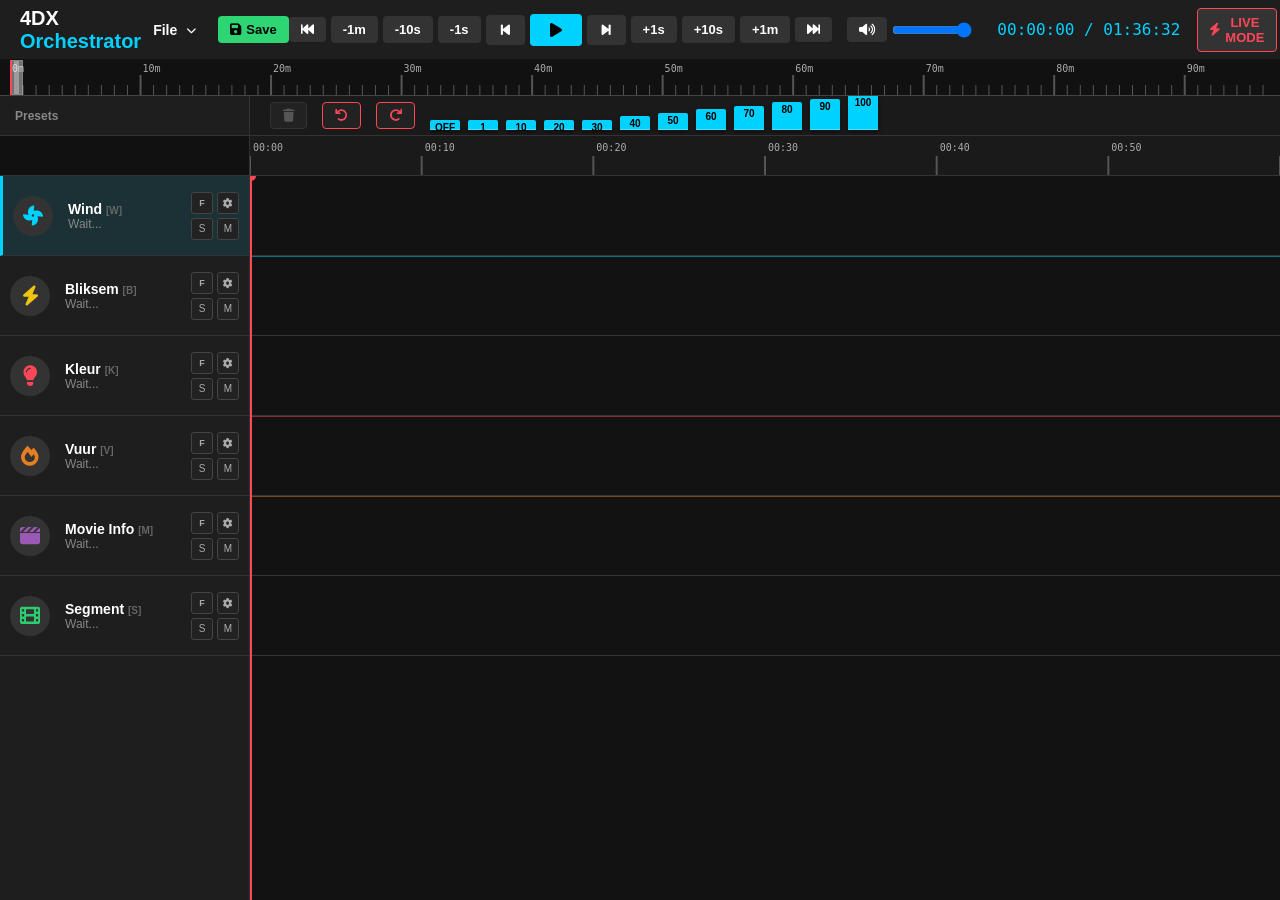
<file: editor/index.html>
<!DOCTYPE html>
<html lang="nl">
<head>
    <meta charset="UTF-8">
    <meta name="viewport" content="width=device-width, initial-scale=1.0">
    <title>4DX Automation Editor</title>
    <link rel="stylesheet" href="style.css">
    <link href="https://cdnjs.cloudflare.com/ajax/libs/font-awesome/6.0.0/css/all.min.css" rel="stylesheet">
</head>
<body oncontextmenu="return false;">
    <div class="top-bar">
        <div class="logo">4DX <span>Orchestrator</span></div>
        
        <div class="file-menu">
            <div class="dropdown">
                <button class="btn btn-menu">File <i class="fas fa-chevron-down" style="font-size: 10px; margin-left: 5px;"></i></button>
                <div class="dropdown-content">
                    <a href="#" id="menu-open"><i class="fas fa-folder-open"></i> Open File</a>
                    <a href="#" id="menu-settings"><i class="fas fa-cog"></i> Settings</a>
                    <a href="#" id="menu-shortcuts"><i class="fas fa-keyboard"></i> Keyboard Shortcuts</a>
                    <div class="divider"></div>
                    <a href="#" id="menu-export-4dz"><i class="fas fa-file-export"></i> Export (.4dz)</a>
                    <a href="#" id="menu-export-4dx"><i class="fas fa-file-export"></i> Export Selected Track (.4dx)</a>
                </div>
            </div>
            <button class="btn btn-success" id="btn-save-web" style="margin-left: 10px;"><i class="fas fa-save"></i> Save</button>
        </div>

        <div class="playback-controls">
            <button class="btn btn-icon" id="btn-skip-chapter-back" title="Previous Chapter"><i class="fas fa-fast-backward"></i></button>
            <button class="btn btn-icon" id="btn-skip-1m-back" title="-1 Minuut">-1m</button>
            <button class="btn btn-icon" id="btn-skip-10s-back" title="-10 Seconden">-10s</button>
            <button class="btn btn-icon" id="btn-skip-1s-back" title="-1 Seconde">-1s</button>
            <button class="btn btn-icon btn-frame" id="btn-skip-frame-back" title="-1 Frame"><i class="fas fa-step-backward"></i></button>
            
            <button class="btn btn-icon btn-primary btn-large" id="btn-play-pause"><i class="fas fa-play"></i></button>
            
            <button class="btn btn-icon btn-frame" id="btn-skip-frame-forward" title="+1 Frame"><i class="fas fa-step-forward"></i></button>
            <button class="btn btn-icon" id="btn-skip-1s-forward" title="+1 Seconde">+1s</button>
            <button class="btn btn-icon" id="btn-skip-10s-forward" title="+10 Seconden">+10s</button>
            <button class="btn btn-icon" id="btn-skip-1m-forward" title="+1 Minuut">+1m</button>
            <button class="btn btn-icon" id="btn-skip-chapter-forward" title="Next Chapter"><i class="fas fa-fast-forward"></i></button>
            
            <div class="audio-controls">
                <button class="btn btn-icon" id="btn-mute" title="Mute"><i class="fas fa-volume-up"></i></button>
                <input type="range" id="volume-slider" min="0" max="100" value="100">
            </div>
            
            <div class="time-display" id="time-display">00:00:00:000</div>
        </div>
        
        <div class="actions">
            <button class="btn btn-danger" id="btn-live"><i class="fas fa-bolt"></i> LIVE MODE</button>
        </div>
    </div>
    
    <div class="master-ruler" id="master-ruler">
        <canvas id="master-canvas"></canvas>
        <div class="master-playhead" id="master-playhead"></div>
        <div class="zoom-window" id="zoom-window">
            <div class="handle handle-left"></div>
            <div class="handle handle-right"></div>
        </div>
    </div>
    
    <div class="main-workspace">
        <div class="track-headers-container">
            <div class="context-tools-label">Presets</div>
            <div class="ruler-spacer"></div>
            <div class="track-headers" id="track-headers"></div>
        </div>
        
        <div class="timeline-container" id="timeline-container">
            <div class="context-tools-bar" id="context-tools-bar">
                <button class="btn btn-icon btn-trash" id="btn-trash" disabled><i class="fas fa-trash"></i></button>
                <button class="btn btn-icon btn-trash" id="btn-undo" title="Undo (Ctrl+Z)"><i class="fas fa-undo"></i></button>
                <button class="btn btn-icon btn-trash" id="btn-redo" title="Redo (Ctrl+Y)"><i class="fas fa-redo"></i></button>
                <div class="context-items" id="context-items"></div>
            </div>
            
            <div class="daw-ruler" id="daw-ruler">
                <canvas id="ruler-canvas"></canvas>
                <div class="loop-region" id="loop-region" style="display:none;"></div>
            </div>
            
            <div class="daw-workspace" id="daw-workspace">
                <canvas id="automation-canvas"></canvas>
                <div class="playhead" id="playhead"></div>
                <div class="track-lanes" id="track-lanes"></div>
            </div>
        </div>
    </div>

    <!-- Modals -->
    <div id="modal-overlay" class="modal-overlay"></div>
    <div id="modal-settings" class="modal">
        <h2>Global Settings</h2>
        <div class="modal-body">
            <label>Minimum distance between points (ms):</label>
            <input type="number" id="setting-min-dist" value="50" style="background:#333; color:white; border:1px solid #555; padding:5px; border-radius:3px;">
        </div>
        <div class="modal-footer"><button class="btn btn-primary btn-close-modal">Close</button></div>
    </div>

    <div id="modal-track-settings" class="modal">
        <h2 id="modal-track-title">Track Settings</h2>
        <div class="modal-body">
            <label style="display: flex; align-items: center; gap: 10px; cursor: pointer;">
                <input type="checkbox" id="setting-track-labels">
                Toon labels bij punten (Intensiteit / Kleur)
            </label>
        </div>
        <div class="modal-footer"><button class="btn btn-primary btn-close-modal">Close</button></div>
    </div>

    <div id="modal-shortcuts" class="modal">
        <h2>Keyboard Shortcuts</h2>
        <div class="modal-body" style="font-size:13px; line-height: 1.6;">
            <b>Tracks:</b> F(Vuur), A(Wind), L(Bliksem), C(Kleur), M(Movie Info)<br>
            <b>Intensiteit:</b> 1-9 (10-90%), 0 (100%), . of - (OFF)<br>
            <b>Navigatie:</b> Pijltje Links/Rechts (1 frame). Shift + L/R (Pan). Shift + Up/Down (Zoom).<br>
            <b>Paging:</b> Pijltje Omhoog/Omlaag (1 scherm opschuiven)<br>
            <b>Modifiers:</b> Ctrl+Sleep (Lock Y). Shift+Sleep (Lock X).<br>
            <b>Undo/Redo:</b> Ctrl+Z of , (Undo). Ctrl+Y of . (Redo).<br>
            <b>Audio:</b> Ctrl+M (Toggle Mute)<br>
        </div>
        <div class="modal-footer"><button class="btn btn-primary btn-close-modal">Close</button></div>
    </div>

    <!-- Custom Context Menu for points -->
    <div id="point-context-menu" class="point-context-menu">
        <div class="menu-item" id="cmenu-copy"><i class="fas fa-copy"></i> Copy Point</div>
        <div class="menu-item" id="cmenu-delete" style="color:var(--danger);"><i class="fas fa-trash"></i> Delete Point</div>
    </div>

    <script src="script.js"></script>
</body>
</html>
</file>
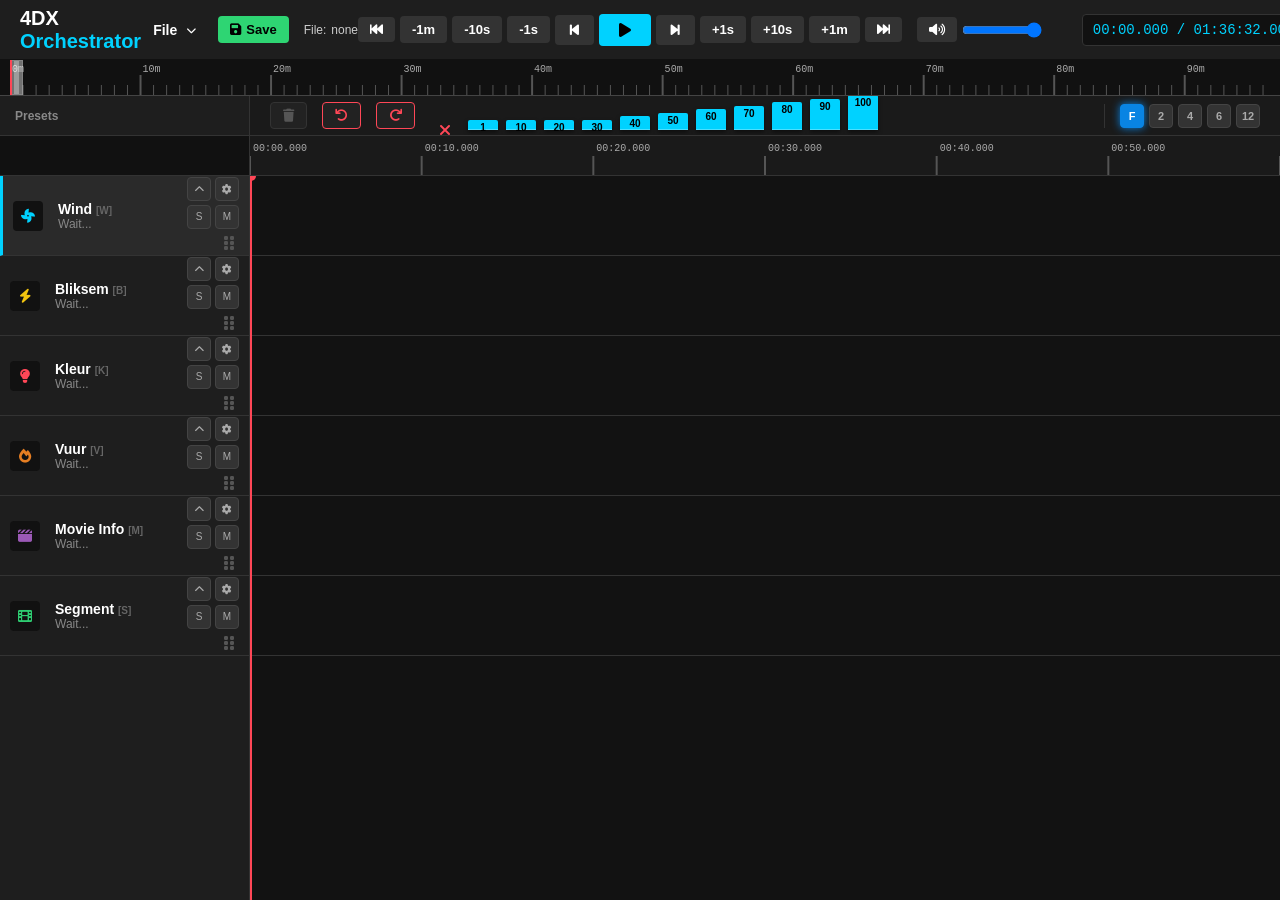
<file: editor/backup/index.html>
<!DOCTYPE html>
<html lang="nl">
<head>
    <meta charset="UTF-8">
    <meta name="viewport" content="width=device-width, initial-scale=1.0">
    <title>4DX Automation Editor</title>
    <link rel="stylesheet" href="style.css?v=2">
    <link href="https://cdnjs.cloudflare.com/ajax/libs/font-awesome/6.0.0/css/all.min.css" rel="stylesheet">
</head>
<body oncontextmenu="return false;">
    <div class="top-bar">
        <div class="logo">4DX <span>Orchestrator</span></div>
        
        <div class="file-menu">
            <div class="dropdown">
                <button class="btn btn-menu">File <i class="fas fa-chevron-down" style="font-size: 10px; margin-left: 5px;"></i></button>
                <div class="dropdown-content">
                    <a href="#" id="menu-open"><i class="fas fa-folder-open"></i> Open File</a>
                    <a href="#" id="menu-settings"><i class="fas fa-cog"></i> Settings</a>
                    <a href="#" id="menu-shortcuts"><i class="fas fa-keyboard"></i> Keyboard Shortcuts</a>
                    <div class="divider"></div>
                    <a href="#" id="menu-export-4dz"><i class="fas fa-file-export"></i> Export (.4dz)</a>
                    <a href="#" id="menu-export-4dx"><i class="fas fa-file-export"></i> Export Selected Track (.4dx)</a>
                </div>
            </div>
            <button class="btn btn-success" id="btn-save-web" style="margin-left: 10px;"><i class="fas fa-save"></i> Save</button>
            <div class="file-name-display">File: <span class="file-name-scroll" id="current-file-name">none</span></div>
        </div>

        <div class="playback-controls">
            <button class="btn btn-icon" id="btn-skip-chapter-back" title="Previous Chapter"><i class="fas fa-fast-backward"></i></button>
            <button class="btn btn-icon" id="btn-skip-1m-back" title="-1 Minuut">-1m</button>
            <button class="btn btn-icon" id="btn-skip-10s-back" title="-10 Seconden">-10s</button>
            <button class="btn btn-icon" id="btn-skip-1s-back" title="-1 Seconde">-1s</button>
            <button class="btn btn-icon btn-frame" id="btn-skip-frame-back" title="-1 Frame"><i class="fas fa-step-backward"></i></button>
            
            <button class="btn btn-icon btn-primary btn-large" id="btn-play-pause"><i class="fas fa-play"></i></button>
            
            <button class="btn btn-icon btn-frame" id="btn-skip-frame-forward" title="+1 Frame"><i class="fas fa-step-forward"></i></button>
            <button class="btn btn-icon" id="btn-skip-1s-forward" title="+1 Seconde">+1s</button>
            <button class="btn btn-icon" id="btn-skip-10s-forward" title="+10 Seconden">+10s</button>
            <button class="btn btn-icon" id="btn-skip-1m-forward" title="+1 Minuut">+1m</button>
            <button class="btn btn-icon" id="btn-skip-chapter-forward" title="Next Chapter"><i class="fas fa-fast-forward"></i></button>
            
            <div class="audio-controls">
                <button class="btn btn-icon" id="btn-mute" title="Mute"><i class="fas fa-volume-up"></i></button>
                <input type="range" id="volume-slider" min="0" max="100" value="100">
            </div>
            <div class="time-display-container">
                <input type="text" class="time-display" id="time-display" value="00:00:00.000 / 00:00:00.000">
            </div>
        </div>
        
        <div class="actions">
            <button class="btn btn-danger" id="btn-live"><i class="fas fa-bolt"></i> LIVE MODE</button>
        </div>
    </div>
    
    <div class="master-ruler" id="master-ruler">
        <canvas id="master-canvas"></canvas>
        <div class="master-playhead" id="master-playhead"></div>
        <div class="zoom-window" id="zoom-window">
            <div class="handle handle-left"></div>
            <div class="handle handle-right"></div>
        </div>
    </div>
    
    <div class="main-workspace">
        <div class="track-headers-container">
            <div class="context-tools-label">Presets</div>
            <div class="ruler-spacer"></div>
            <div class="track-headers" id="track-headers"></div>
        </div>
        
        <div class="timeline-container" id="timeline-container">
            <div class="context-tools-bar" id="context-tools-bar">
                <button class="btn btn-icon btn-trash" id="btn-trash" disabled><i class="fas fa-trash"></i></button>
                <button class="btn btn-icon btn-trash" id="btn-undo" title="Undo (Ctrl+Z)"><i class="fas fa-undo"></i></button>
                <button class="btn btn-icon btn-trash" id="btn-redo" title="Redo (Ctrl+Y)"><i class="fas fa-redo"></i></button>
                <div class="context-items" id="context-items"></div>
                <div class="context-tools-right" id="context-tools-right">
                    <!-- Magnet tools go here -->
                </div>
            </div>
            
            <div class="daw-ruler" id="daw-ruler">
                <canvas id="ruler-canvas"></canvas>
                <div class="loop-region" id="loop-region" style="display:none;"></div>
            </div>
            
            <div class="daw-workspace" id="daw-workspace">
                <canvas id="automation-canvas"></canvas>
                <div class="playhead" id="playhead"></div>
                <div class="track-lanes" id="track-lanes"></div>
            </div>
        </div>
    </div>

    <!-- Modals -->
    <div id="modal-overlay" class="modal-overlay"></div>
    <div id="modal-settings" class="modal">
        <h2>Global Settings</h2>
        <div class="modal-body">
            <label>Minimum distance between points (ms):</label>
            <input type="number" id="setting-min-dist" value="50" style="background:#333; color:white; border:1px solid #555; padding:5px; border-radius:3px;">
            <br><br>
            <label>Number of last colors tracked (Recent):</label>
            <input type="number" id="setting-recent-colors" value="5" style="background:#333; color:white; border:1px solid #555; padding:5px; border-radius:3px; width:50px;">
        </div>
        <div class="modal-footer"><button class="btn btn-primary btn-close-modal">Close</button></div>
    </div>

    <div id="modal-track-settings" class="modal">
        <h2 id="modal-track-title">Track Settings</h2>
        <div class="modal-body">
            <label style="display: flex; align-items: center; gap: 10px; cursor: pointer;">
                <input type="checkbox" id="setting-track-labels">
                Toon labels bij punten (Intensiteit / Kleur)
            </label>
        </div>
        <div class="modal-footer"><button class="btn btn-primary btn-close-modal">Close</button></div>
    </div>

    <div id="modal-shortcuts" class="modal">
        <h2>Keyboard Shortcuts</h2>
        <div class="modal-body" style="font-size:13px; line-height: 1.6;">
            <b>Tracks:</b> F(Vuur), A(Wind), L(Bliksem), C(Kleur), M(Movie Info)<br>
            <b>Intensiteit:</b> 1-9 (10-90%), 0 (100%), . of - (OFF)<br>
            <b>Navigatie:</b> Pijltje Links/Rechts (1 frame). Shift + L/R (Pan). Shift + Up/Down (Zoom).<br>
            <b>Paging:</b> Pijltje Omhoog/Omlaag (1 scherm opschuiven)<br>
            <b>Modifiers:</b> Ctrl+Sleep (Lock Y). Shift+Sleep (Lock X).<br>
            <b>Undo/Redo:</b> Ctrl+Z of , (Undo). Ctrl+Y of . (Redo).<br>
            <b>Audio:</b> Ctrl+M (Toggle Mute)<br>
        </div>
        <div class="modal-footer"><button class="btn btn-primary btn-close-modal">Close</button></div>
    </div>

    <!-- Custom Context Menu for points -->
    <div id="point-context-menu" class="point-context-menu">
        <div class="menu-item" id="cmenu-copy"><i class="fas fa-copy"></i> Copy Point</div>
        <div class="menu-item" id="cmenu-delete" style="color:var(--danger);"><i class="fas fa-trash"></i> Delete Point</div>
    </div>

    <script src="script.js?v=2"></script>
</body>
</html>
</file>
<file: editor/style.css>
:root {
    --bg-dark: #121212;
    --bg-panel: #1e1e1e;
    --bg-track: #2a2a2a;
    --accent: #00d2ff;
    --text-main: #ffffff;
    --text-muted: #888888;
    --danger: #ff4757;
    --success: #2ed573;
    --warning: #f1c40f;
    --track-height: 80px;
}

* {
    box-sizing: border-box;
    margin: 0;
    padding: 0;
    user-select: none;
}

body {
    font-family: 'Segoe UI', Tahoma, Geneva, Verdana, sans-serif;
    background-color: var(--bg-dark);
    color: var(--text-main);
    display: flex;
    flex-direction: column;
    height: 100vh;
    overflow: hidden;
}

/* Base Buttons */
.btn {
    background: #333;
    color: white;
    border: none;
    padding: 6px 12px;
    border-radius: 4px;
    cursor: pointer;
    transition: 0.2s;
    font-weight: bold;
    display: flex;
    align-items: center;
    gap: 5px;
    font-size: 13px;
}

.btn:hover {
    background: #444;
}

.btn-primary {
    background: var(--accent);
    color: black;
}

.btn-primary:hover {
    background: #00b8e6;
}

.btn-danger {
    background: #333;
    color: var(--danger);
    border: 1px solid var(--danger);
}

.btn-danger.active {
    background: var(--danger);
    color: white;
    box-shadow: 0 0 10px var(--danger);
}

.btn-success {
    background: var(--success);
    color: black;
}

.btn-large {
    padding: 8px 20px;
    font-size: 16px;
}

.btn-frame {
    padding: 8px 15px;
    font-size: 14px;
}

.btn-magnet {
    background: #333;
    border: 1px solid var(--accent);
    color: var(--accent);
}

.btn-magnet.active {
    background: var(--accent);
    color: black;
}

/* Top Bar */
.top-bar {
    height: 60px;
    background-color: var(--bg-panel);
    display: flex;
    justify-content: space-between;
    align-items: center;
    padding: 0 20px;
    border-bottom: 1px solid #111;
    z-index: 20;
}

.logo {
    font-size: 20px;
    font-weight: bold;
    width: 230px;
}

.logo span {
    color: var(--accent);
}

/* Dropdown */
.file-menu {
    margin-right: auto;
    display: flex;
    align-items: center;
}

.dropdown {
    position: relative;
    display: inline-block;
}

.btn-menu {
    background: transparent;
    font-size: 14px;
}

.btn-menu:hover {
    background: #333;
}

.dropdown-content {
    display: none;
    position: absolute;
    background-color: #2a2a2a;
    min-width: 220px;
    box-shadow: 0px 8px 16px 0px rgba(0, 0, 0, 0.5);
    z-index: 100;
    border-radius: 4px;
    border: 1px solid #444;
    top: 100%;
}

.dropdown-content a {
    color: white;
    padding: 12px 16px;
    text-decoration: none;
    display: flex;
    align-items: center;
    gap: 10px;
    font-size: 13px;
    font-weight: 500;
}

.dropdown-content a:hover {
    background-color: #3a3a3a;
}

.dropdown-content .divider {
    height: 1px;
    background-color: #444;
    margin: 5px 0;
}

.dropdown:hover .dropdown-content {
    display: block;
}

.playback-controls {
    display: flex;
    align-items: center;
    gap: 5px;
    flex: 1;
    justify-content: center;
}

.audio-controls {
    display: flex;
    align-items: center;
    gap: 5px;
    margin-left: 10px;
    margin-right: 20px;
}

.audio-controls input[type=range] {
    width: 80px;
}

.time-display {
    font-family: monospace;
    font-size: 16px;
    color: var(--accent);
    width: 200px;
    text-align: left;
}

.actions {
    display: flex;
    gap: 10px;
    width: 230px;
    justify-content: flex-end;
}

/* Master Ruler */
.master-ruler {
    height: 35px;
    background-color: #111;
    position: relative;
    border-bottom: 1px solid #444;
    z-index: 15;
    padding: 0 10px;
    /* Make edges grabbable */
    box-sizing: content-box;
}

#master-canvas {
    width: 100%;
    height: 100%;
    display: block;
}

.zoom-window {
    position: absolute;
    top: 0;
    bottom: 0;
    left: 10px;
    /* Offset for padding */
    background-color: rgba(255, 255, 255, 0.15);
    border: 1px solid rgba(255, 255, 255, 0.4);
    cursor: grab;
    box-sizing: border-box;
}

.zoom-window .handle {
    position: absolute;
    top: 0;
    bottom: 0;
    width: 8px;
    cursor: ew-resize;
    background: rgba(255, 255, 255, 0.3);
}

.zoom-window .handle-left {
    left: 0;
}

.zoom-window .handle-right {
    right: 0;
}

.master-playhead {
    position: absolute;
    top: 0;
    bottom: 0;
    width: 2px;
    background-color: var(--danger);
    z-index: 20;
    pointer-events: none;
}

/* Main Workspace */
.main-workspace {
    display: flex;
    flex: 1;
    overflow: hidden;
}

/* Track Headers */
.track-headers-container {
    width: 250px;
    background-color: var(--bg-panel);
    border-right: 1px solid #333;
    display: flex;
    flex-direction: column;
}

.context-tools-label {
    height: 40px;
    border-bottom: 1px solid #333;
    display: flex;
    align-items: center;
    padding: 0 15px;
    font-weight: bold;
    font-size: 12px;
    color: var(--text-muted);
}

.ruler-spacer {
    height: 40px;
    border-bottom: 1px solid #333;
    background-color: #111;
}

.track-headers {
    flex: 1;
    overflow-y: auto;
    overflow-x: hidden;
}

.track-header {
    height: var(--track-height);
    border-bottom: 1px solid #333;
    padding: 10px;
    display: flex;
    align-items: center;
    gap: 15px;
    cursor: pointer;
}

.track-header.selected {
    background-color: rgba(0, 210, 255, 0.1);
    border-left: 3px solid var(--accent);
}

.track-icon {
    width: 40px;
    height: 40px;
    background: #333;
    border-radius: 50%;
    display: flex;
    justify-content: center;
    align-items: center;
    font-size: 20px;
}

.track-info {
    flex: 1;
}

.track-title {
    font-weight: bold;
    font-size: 14px;
}

.track-status {
    font-size: 12px;
    color: var(--text-muted);
}

.track-controls {
    display: flex;
    gap: 4px;
    flex-wrap: wrap;
    width: 65px;
    justify-content: flex-end;
}

.btn-tiny {
    background: #222;
    border: 1px solid #444;
    color: #aaa;
    width: 22px;
    height: 22px;
    border-radius: 3px;
    font-size: 10px;
    cursor: pointer;
    display: flex;
    justify-content: center;
    align-items: center;
}

.btn-tiny:hover {
    background: #444;
}

.btn-tiny.active-s {
    background: #f1c40f;
    color: black;
    border-color: #f1c40f;
}

.btn-tiny.active-m {
    background: #e74c3c;
    color: white;
    border-color: #e74c3c;
}

.btn-magnet-track {
    font-size: 9px;
    font-weight: bold;
    width: 22px;
    height: 22px;
}

.btn-magnet-track.active {
    background: var(--accent);
    color: black;
    border-color: var(--accent);
}

/* Timelines Area */
.timeline-container {
    flex: 1;
    display: flex;
    flex-direction: column;
    position: relative;
    overflow: hidden;
}

/* Context Tools Bar */
.context-tools-bar {
    height: 40px;
    background-color: #1a1a1a;
    border-bottom: 1px solid #333;
    display: flex;
    align-items: center;
    padding: 0 20px;
    gap: 15px;
}

.btn-trash {
    background: #222;
    color: #555;
    border: 1px solid #333;
    border-radius: 4px;
}

.btn-trash:not([disabled]) {
    color: var(--danger);
    border-color: var(--danger);
    cursor: pointer;
}

.btn-trash:not([disabled]):hover {
    background: var(--danger);
    color: white;
}

.context-items {
    display: flex;
    gap: 8px;
    align-items: flex-end;
    height: 100%;
    padding-bottom: 5px;
    flex: 1;
    overflow-x: auto;
}

.context-hint {
    font-size: 12px;
    color: var(--text-muted);
}

.preset-btn {
    width: 30px;
    border-radius: 2px 2px 0 0;
    cursor: pointer;
    font-size: 10px;
    font-weight: bold;
    display: flex;
    justify-content: center;
    align-items: flex-start;
    padding-top: 2px;
    color: black;
    box-shadow: 0 2px 4px rgba(0, 0, 0, 0.5);
    border-bottom: 1px solid rgba(255, 255, 255, 0.3);
    position: relative;
}

.preset-btn:hover {
    filter: brightness(1.2);
    transform: translateY(-2px);
}

.preset-btn[disabled] {
    opacity: 0.3;
    filter: grayscale(1);
    pointer-events: none;
}

.preset-btn .tooltip {
    display: none;
    position: absolute;
    bottom: 100%;
    left: 50%;
    transform: translateX(-50%);
    background: #000;
    color: #fff;
    padding: 5px 8px;
    font-size: 10px;
    border-radius: 4px;
    white-space: nowrap;
    margin-bottom: 5px;
    z-index: 50;
}

.preset-btn:hover .tooltip {
    display: block;
}

.color-grid-container {
    display: grid;
    grid-template-columns: repeat(12, 1fr);
    gap: 2px;
    align-self: center;
    padding: 0;
    margin: 0;
}

.color-grid-btn {
    width: 15px;
    height: 15px;
    border-radius: 50%;
    cursor: pointer;
    border: 1px solid rgba(255, 255, 255, 0.3);
}

.color-grid-btn:hover {
    transform: scale(1.2);
    border-color: white;
}

/* DAW Ruler */
.daw-ruler {
    height: 40px;
    background-color: #1a1a1a;
    position: relative;
    border-bottom: 1px solid #333;
}

#ruler-canvas {
    width: 100%;
    height: 100%;
    display: block;
}

/* DAW Workspace */
.daw-workspace {
    flex: 1;
    position: relative;
    overflow-y: auto;
    overflow-x: hidden;
    background-color: var(--bg-dark);
}

#automation-canvas {
    position: absolute;
    top: 0;
    left: 0;
    width: 100%;
    height: 100%;
    z-index: 1;
    pointer-events: none;
}

.track-lanes {
    position: absolute;
    top: 0;
    left: 0;
    width: 100%;
    z-index: 5;
    pointer-events: none;
}

.track-lane {
    height: var(--track-height);
    border-bottom: 1px solid #333;
    position: relative;
    pointer-events: auto;
}

/* Playhead */
.playhead {
    position: absolute;
    top: 0;
    bottom: 0;
    width: 2px;
    background-color: var(--danger);
    left: 0;
    z-index: 100;
    pointer-events: none;
}

.playhead::before {
    content: '';
    position: absolute;
    top: -5px;
    left: -4px;
    width: 10px;
    height: 10px;
    background: var(--danger);
    border-radius: 50%;
}

/* Keyframe Points (Bolletjes & Icons) */
.keyframe-point {
    position: absolute;
    transform: translate(-50%, -50%);
    cursor: pointer;
    z-index: 10;
    display: flex;
    justify-content: center;
    align-items: center;
}

.keyframe-point .icon-wrap {
    width: 16px;
    height: 16px;
    border-radius: 50%;
    display: flex;
    justify-content: center;
    align-items: center;
    border: 2px solid #fff;
    box-shadow: 0 2px 5px rgba(0, 0, 0, 0.5);
    transition: transform 0.1s;
    background-color: inherit;
}

.keyframe-point:hover .icon-wrap {
    transform: scale(1.3);
}

.keyframe-point.selected .icon-wrap {
    border: 2px solid var(--danger);
    box-shadow: 0 0 10px var(--danger);
}

.point-label {
    position: absolute;
    top: -18px;
    font-size: 9px;
    background: rgba(0, 0, 0, 0.6);
    padding: 1px 4px;
    border-radius: 2px;
    white-space: nowrap;
    pointer-events: none;
    color: white;
}

/* Animations */
@keyframes spin {
    100% {
        transform: rotate(360deg);
    }
}

.anim-spin {
    animation: spin linear infinite;
}

@keyframes flash {
    0% {
        opacity: 0.2;
    }

    50% {
        opacity: 1;
    }

    100% {
        opacity: 0.2;
    }
}

.anim-flash {
    animation: flash infinite;
}

/* Legacy Blocks (for Lightning/MovieInfo) */
.block {
    position: absolute;
    bottom: 0;
    height: 100%;
    width: 100px;
    background-color: var(--accent);
    border-radius: 4px;
    border: 1px solid rgba(0, 0, 0, 0.5);
    display: flex;
    flex-direction: column;
    justify-content: center;
    align-items: center;
    font-size: 11px;
    font-weight: bold;
    color: black;
    text-shadow: 0 0 2px rgba(255, 255, 255, 0.5);
}

.block .drag-area {
    flex: 1;
    width: 100%;
    cursor: grab;
    display: flex;
    justify-content: center;
    align-items: center;
    gap: 5px;
    overflow: hidden;
    white-space: nowrap;
    padding: 0 5px;
}

.block .handle-x {
    position: absolute;
    top: 0;
    bottom: 0;
    width: 6px;
    cursor: ew-resize;
    background: rgba(0, 0, 0, 0.2);
}

.block .handle-left {
    left: 0;
    border-radius: 4px 0 0 4px;
}

.block .handle-right {
    right: 0;
    border-radius: 0 4px 4px 0;
}

/* Magnet Group */
.magnet-group {
    display: flex;
    border: 1px solid #444;
    border-radius: 4px;
    overflow: hidden;
}

.magnet-group .btn-magnet {
    border: none;
    border-right: 1px solid #444;
    border-radius: 0;
    padding: 6px 10px;
    font-size: 11px;
}

.magnet-group .btn-magnet:last-child {
    border-right: none;
}

/* Modals */
.modal-overlay {
    display: none;
    position: fixed;
    top: 0;
    left: 0;
    width: 100%;
    height: 100%;
    background: rgba(0, 0, 0, 0.7);
    z-index: 1000;
}

.modal {
    display: none;
    position: fixed;
    top: 50%;
    left: 50%;
    transform: translate(-50%, -50%);
    background: var(--bg-panel);
    border: 1px solid #444;
    border-radius: 8px;
    z-index: 1001;
    min-width: 300px;
    box-shadow: 0 10px 30px rgba(0, 0, 0, 0.5);
}

.modal h2 {
    margin: 0;
    padding: 15px 20px;
    border-bottom: 1px solid #333;
    font-size: 16px;
}

.modal-body {
    padding: 20px;
}

.modal-footer {
    padding: 15px 20px;
    border-top: 1px solid #333;
    display: flex;
    justify-content: flex-end;
}

/* Custom Context Menu */
.point-context-menu {
    display: none;
    position: absolute;
    background: #2a2a2a;
    border: 1px solid #444;
    border-radius: 4px;
    box-shadow: 0 5px 15px rgba(0, 0, 0, 0.5);
    z-index: 2000;
    min-width: 120px;
}

.point-context-menu .menu-item {
    padding: 10px 15px;
    font-size: 13px;
    cursor: pointer;
    display: flex;
    align-items: center;
    gap: 8px;
}

.point-context-menu .menu-item:hover {
    background: #3a3a3a;
}

/* Floating Copy Point */
.floating-point {
    position: fixed;
    width: 12px;
    height: 12px;
    border-radius: 50%;
    transform: translate(-50%, -50%);
    z-index: 3000;
    border: 2px solid #fff;
    box-shadow: 0 0 10px rgba(255, 255, 255, 0.8);
    pointer-events: none;
    opacity: 0.8;
}
@keyframes scrollText {
    0% { transform: translateX(100%); }
    100% { transform: translateX(-100%); }
}
.filename-scroller {
    display: inline-block;
    animation: scrollText 10s linear infinite;
}
.filename-scroller:hover {
    animation-play-state: paused;
}
.color-tool-container { display:flex; flex-direction:column; gap:10px; width:100%; padding:5px; }
.color-section { display:grid; grid-template-columns:repeat(3, 1fr); gap:5px; }
.color-btn { height:25px; cursor:pointer; border-radius:3px; border:1px solid #444; }
.color-btn:hover { border-color:white; }
.color-separator { height:1px; background:#444; margin:5px 0; }
</file>
<file: editor/backup/style.css>
:root {
    --bg-dark: #121212;
    --bg-panel: #1e1e1e;
    --bg-track: #2a2a2a;
    --accent: #00d2ff;
    --text-main: #ffffff;
    --text-muted: #888888;
    --danger: #ff4757;
    --success: #2ed573;
    --warning: #f1c40f;
    --track-height: 80px;
}

* { box-sizing: border-box; margin: 0; padding: 0; user-select: none; }
body {
    font-family: 'Segoe UI', Tahoma, Geneva, Verdana, sans-serif;
    background-color: var(--bg-dark);
    color: var(--text-main);
    display: flex; flex-direction: column; height: 100vh; overflow: hidden;
}

/* Base Buttons */
.btn {
    background: #333; color: white; border: none; padding: 6px 12px;
    border-radius: 4px; cursor: pointer; transition: 0.2s; font-weight: bold;
    display: flex; align-items: center; gap: 5px; font-size: 13px;
}
.btn:hover { background: #444; }
.btn-primary { background: var(--accent); color: black; }
.btn-primary:hover { background: #00b8e6; }
.btn-danger { background: #333; color: var(--danger); border: 1px solid var(--danger); }
.btn-danger.active { background: var(--danger); color: white; box-shadow: 0 0 10px var(--danger); }
.btn-success { background: var(--success); color: black; }
.btn-large { padding: 8px 20px; font-size: 16px; }
.btn-frame { padding: 8px 15px; font-size: 14px; }
.btn-magnet { background: #333; border: 1px solid var(--accent); color: var(--accent); }
.btn-magnet.active { background: var(--accent); color: black; }

/* Top Bar */
.top-bar {
    height: 60px; background-color: var(--bg-panel);
    display: flex; justify-content: space-between; align-items: center;
    padding: 0 20px; border-bottom: 1px solid #111; z-index: 20;
}
.logo { font-size: 20px; font-weight: bold; width: 230px;}
.logo span { color: var(--accent); }

/* Dropdown */
.file-menu { margin-right: auto; display: flex; align-items: center; }
.dropdown { position: relative; display: inline-block; }
.btn-menu { background: transparent; font-size: 14px; }
.btn-menu:hover { background: #333; }
.dropdown-content {
    display: none; position: absolute; background-color: #2a2a2a;
    min-width: 220px; box-shadow: 0px 8px 16px 0px rgba(0,0,0,0.5); z-index: 100;
    border-radius: 4px; border: 1px solid #444; top: 100%;
}
.dropdown-content a {
    color: white; padding: 12px 16px; text-decoration: none; border-radius: 4px; display: flex; align-items: center; gap: 10px; min-width: 0; font-size: 13px; font-weight: 500;
}
.file-name-display {
    color: #ccc; font-size: 12px; margin-left: 15px; display: flex; align-items: center; white-space: nowrap; max-width: 300px; overflow: hidden; position: relative;
}
.file-name-scroll {
    display: inline-block; white-space: nowrap; overflow: hidden; text-overflow: ellipsis; max-width: 250px; margin-left: 5px;
}
.file-name-display:hover .file-name-scroll {
    overflow: visible;
    text-overflow: clip;
    animation: scroll-text 5s linear infinite;
}
@keyframes scroll-text {
    0% { transform: translateX(0); }
    100% { transform: translateX(-100%); }
}
.dropdown-content a:hover { background-color: #3a3a3a; }
.dropdown-content .divider { height: 1px; background-color: #444; margin: 5px 0; }
.dropdown:hover .dropdown-content { display: block; }

.playback-controls { display: flex; align-items: center; gap: 5px; flex: 1; justify-content: center; }
.audio-controls { display: flex; align-items: center; gap: 5px; margin-left: 10px; margin-right: 20px;}
.audio-controls input[type="range"] { width: 80px; }

.time-display-container {
    background: #111; padding: 0 10px; border-radius: 4px; height: 32px; display: flex; align-items: center;
    border: 1px solid #333; margin-left: 15px; font-family: monospace; font-size: 14px; color: var(--accent);
}
.time-display {
    background: transparent; border: none; color: inherit; font-family: inherit; font-size: inherit; text-align: center; width: 200px;
    outline: none;
}
.actions { display: flex; gap: 10px; width: 230px; justify-content: flex-end;}

/* Master Ruler */
.master-ruler {
    height: 35px; background-color: #111; position: relative; border-bottom: 1px solid #444; z-index: 15;
    padding: 0 10px; /* Make edges grabbable */
    box-sizing: content-box;
}
#master-canvas { width: 100%; height: 100%; display: block; }
.zoom-window {
    position: absolute; top: 0; bottom: 0; left: 10px; /* Offset for padding */
    background-color: rgba(255, 255, 255, 0.15); border: 1px solid rgba(255,255,255,0.4);
    cursor: grab; box-sizing: border-box;
}
.zoom-window .handle { position: absolute; top: 0; bottom: 0; width: 8px; cursor: ew-resize; background: rgba(255,255,255,0.3); }
.zoom-window .handle-left { left: 0; }
.zoom-window .handle-right { right: 0; }
.master-playhead {
    position: absolute; top: 0; bottom: 0; width: 2px; background-color: var(--danger); z-index: 20; pointer-events: none;
}

/* Main Workspace */
.main-workspace { display: flex; flex: 1; overflow: hidden; }

/* Track Headers */
.track-headers-container { width: 250px; background-color: var(--bg-panel); border-right: 1px solid #333; display: flex; flex-direction: column; }
.context-tools-label { height: 40px; border-bottom: 1px solid #333; display: flex; align-items: center; padding: 0 15px; font-weight: bold; font-size: 12px; color: var(--text-muted); }
.ruler-spacer { height: 40px; border-bottom: 1px solid #333; background-color: #111; }
.track-headers { flex: 1; overflow-y: auto; overflow-x: hidden; }
.track-header {
    height: var(--track-height); border-bottom: 1px solid #333; padding: 10px;
    display: flex; align-items: center; gap: 15px;    transition: background 0.2s; cursor: pointer;
}
.track-header.selected { background: #2a2a2a; border-left: 3px solid var(--accent); }
.track-header.dead { opacity: 0.5; filter: grayscale(0.8); }
.track-header .track-icon {
    width: 30px; height: 30px; display: flex; align-items: center; justify-content: center;
    background: #111; border-radius: 4px; font-size: 14px;
}
.track-info { flex: 1; }
.track-title { font-weight: bold; font-size: 14px; }
.track-status { font-size: 12px; color: var(--text-muted); }
.track-controls { display: flex; gap: 4px; flex-wrap: wrap; width: 65px; justify-content: flex-end;}
.btn-tiny { background: #333; border: 1px solid #444; color: #aaa; width: 24px; height: 24px; border-radius: 4px; cursor: pointer; display: flex; align-items: center; justify-content: center; font-size: 10px; }
.btn-tiny:hover { background: #444; }
.btn-tiny.active-s { background: #f1c40f; color: black; border-color: #f1c40f; }
.btn-tiny.active-m { background: #e74c3c; color: white; border-color: #e74c3c; }
.btn-magnet { font-size: 11px; font-weight: bold; width: 24px; height: 24px; background: #333; border: 1px solid #444; color: #aaa; border-radius: 4px; cursor: pointer; }
.btn-magnet:hover { background: #444; }
.btn-magnet.active { background: #0984e3; color: white; border-color: #0984e3; box-shadow: 0 0 8px #0984e3; }

/* Timelines Area */
.timeline-container { flex: 1; display: flex; flex-direction: column; position: relative; overflow: hidden; }

/* Context Tools Bar */
.context-tools-bar {
    height: 40px; background-color: #1a1a1a;
    border-bottom: 1px solid #333; display: flex; align-items: center; padding: 0 20px; gap: 15px;
}
.btn-trash { background: #222; color: #555; border: 1px solid #333; border-radius: 4px; }
.btn-trash:not([disabled]) { color: var(--danger); border-color: var(--danger); cursor: pointer; }
.btn-trash:not([disabled]):hover { background: var(--danger); color: white; }
.context-items { display: flex; gap: 8px; align-items: flex-end; height: 100%; padding-bottom: 5px; flex: 1; overflow-x: auto;}
.context-hint { font-size: 12px; color: var(--text-muted); }
.preset-btn {
    width: 30px; border-radius: 2px 2px 0 0; cursor: pointer; font-size: 10px; font-weight: bold;
    display: flex; justify-content: center; align-items: flex-start; padding-top: 2px;
    color: black; box-shadow: 0 2px 4px rgba(0,0,0,0.5); border-bottom: 1px solid rgba(255,255,255,0.3);
    position: relative;
}
.preset-btn:hover { filter: brightness(1.2); transform: translateY(-2px); }
.preset-btn[disabled] { opacity: 0.3; filter: grayscale(1); pointer-events: none; }
.preset-btn .tooltip { display: none; position: absolute; bottom: 100%; left: 50%; transform: translateX(-50%); background: #000; color: #fff; padding: 5px 8px; font-size: 10px; border-radius: 4px; white-space: nowrap; margin-bottom: 5px; z-index: 50; }
.preset-btn:hover .tooltip { display: block; }
.color-tool-container { display: flex; align-items: center; gap: 10px; height: 100%; padding: 0 10px; overflow-x: auto; overflow-y: hidden; }
.color-section { display: grid; grid-auto-flow: column; grid-template-rows: repeat(2, 1fr); gap: 4px; align-items: center; }
.color-section-recent { grid-template-rows: 1fr; }
.color-separator { width: 1px; height: 25px; background: #444; margin: 0 5px; }
.color-btn { cursor: pointer; border: 1px solid rgba(255,255,255,0.3); transition: transform 0.1s; }
.color-btn:hover { transform: scale(1.2); border-color: white; z-index: 2; }
.color-btn.recent { width: 18px; height: 18px; border-radius: 2px; }
.color-btn.standard { width: 15px; height: 15px; border-radius: 50%; }
.color-btn.history { width: 15px; height: 15px; transform: rotate(45deg); border-radius: 2px; }
.color-btn.history:hover { transform: scale(1.2) rotate(45deg); }
.context-tools-right { display: flex; align-items: center; gap: 5px; margin-left: auto; padding-left: 15px; border-left: 1px solid #333; }

/* DAW Ruler */
.daw-ruler { height: 40px; background-color: #1a1a1a; position: relative; border-bottom: 1px solid #333; }
#ruler-canvas { width: 100%; height: 100%; display: block; }

/* DAW Workspace */
.daw-workspace {
    flex: 1; position: relative; overflow-y: auto; overflow-x: hidden;
    background-color: var(--bg-dark);
}
#automation-canvas {
    position: absolute; top: 0; left: 0; width: 100%; height: 100%; z-index: 1; pointer-events: none;
}
.track-lanes { position: absolute; top: 0; left: 0; width: 100%; z-index: 5; pointer-events: none;}
.track-lane { height: var(--track-height); border-bottom: 1px solid #333; position: relative; pointer-events: auto; }
.track-lane.selected { background-color: rgba(255,255,255,0.03); }

/* Playhead */
.playhead {
    position: absolute; top: 0; bottom: 0; width: 2px; background-color: var(--danger); left: 0; z-index: 100; pointer-events: none;
}
.playhead::before {
    content: ''; position: absolute; top: -5px; left: -4px; width: 10px; height: 10px; background: var(--danger); border-radius: 50%;
}

/* Keyframe Points (Bolletjes & Icons) */
.keyframe-point {
    position: absolute; transform: translate(-50%, -50%); cursor: pointer; z-index: 10;
    display: flex; justify-content: center; align-items: center;
}
.keyframe-point .icon-wrap {
    width: 16px; height: 16px; border-radius: 50%; display: flex; justify-content: center; align-items: center;
    border: 2px solid #fff; box-shadow: 0 2px 5px rgba(0,0,0,0.5); transition: transform 0.1s; background-color: inherit;
}
.keyframe-point:hover .icon-wrap { transform: scale(1.3); }
.keyframe-point.selected .icon-wrap { border: 2px solid var(--danger); box-shadow: 0 0 10px var(--danger); }

.point-label {
    position: absolute; top: -18px; font-size: 9px; background: rgba(0,0,0,0.6); padding: 1px 4px; border-radius: 2px;
    white-space: nowrap; pointer-events: none; color: white;
}

/* Animations */
@keyframes spin { 100% { transform: rotate(360deg); } }
.anim-spin { animation: spin linear infinite; }
@keyframes flash { 0% { opacity: 0.2; } 50% { opacity: 1; } 100% { opacity: 0.2; } }
.anim-flash { animation: flash infinite; }

/* Legacy Blocks (for Lightning/MovieInfo) */
.block {
    position: absolute; bottom: 0; height: 100%; width: 100px;
    background-color: var(--accent); border-radius: 4px; border: 1px solid rgba(0,0,0,0.5);
    display: flex; flex-direction: column; justify-content: center; align-items: center;
    font-size: 11px; font-weight: bold; color: black; text-shadow: 0 0 2px rgba(255,255,255,0.5);
}
.block .drag-area { flex: 1; width: 100%; cursor: grab; display:flex; justify-content:center; align-items:center; gap: 5px; overflow: hidden; white-space: nowrap; padding: 0 5px;}
.block .handle-x { position: absolute; top: 0; bottom: 0; width: 6px; cursor: ew-resize; background: rgba(0,0,0,0.2); }
.block .handle-left { left: 0; border-radius: 4px 0 0 4px; }
.block .handle-right { right: 0; border-radius: 0 4px 4px 0; }

/* Magnet Group */
.magnet-group { display: flex; border: 1px solid #444; border-radius: 4px; overflow: hidden; }
.magnet-group .btn-magnet { border: none; border-right: 1px solid #444; border-radius: 0; padding: 6px 10px; font-size: 11px;}
.magnet-group .btn-magnet:last-child { border-right: none; }

/* Modals */
.modal-overlay { display: none; position: fixed; top: 0; left: 0; width: 100%; height: 100%; background: rgba(0,0,0,0.7); z-index: 1000; }
.modal { display: none; position: fixed; top: 50%; left: 50%; transform: translate(-50%, -50%); background: var(--bg-panel); border: 1px solid #444; border-radius: 8px; z-index: 1001; min-width: 300px; box-shadow: 0 10px 30px rgba(0,0,0,0.5); }
.modal h2 { margin: 0; padding: 15px 20px; border-bottom: 1px solid #333; font-size: 16px; }
.modal-body { padding: 20px; }
.modal-footer { padding: 15px 20px; border-top: 1px solid #333; display: flex; justify-content: flex-end; }

/* Custom Context Menu */
.point-context-menu {
    display: none; position: absolute; background: #2a2a2a; border: 1px solid #444; border-radius: 4px;
    box-shadow: 0 5px 15px rgba(0,0,0,0.5); z-index: 2000; min-width: 120px;
}
.point-context-menu .menu-item { padding: 10px 15px; font-size: 13px; cursor: pointer; display: flex; align-items: center; gap: 8px; }
.point-context-menu .menu-item:hover { background: #3a3a3a; }

/* Floating Copy Point */
.floating-point {
    position: fixed; width: 12px; height: 12px; border-radius: 50%;
    transform: translate(-50%, -50%); z-index: 3000;
    border: 2px solid #fff; box-shadow: 0 0 10px rgba(255,255,255,0.8);
    pointer-events: none; opacity: 0.8;
}
</file>
